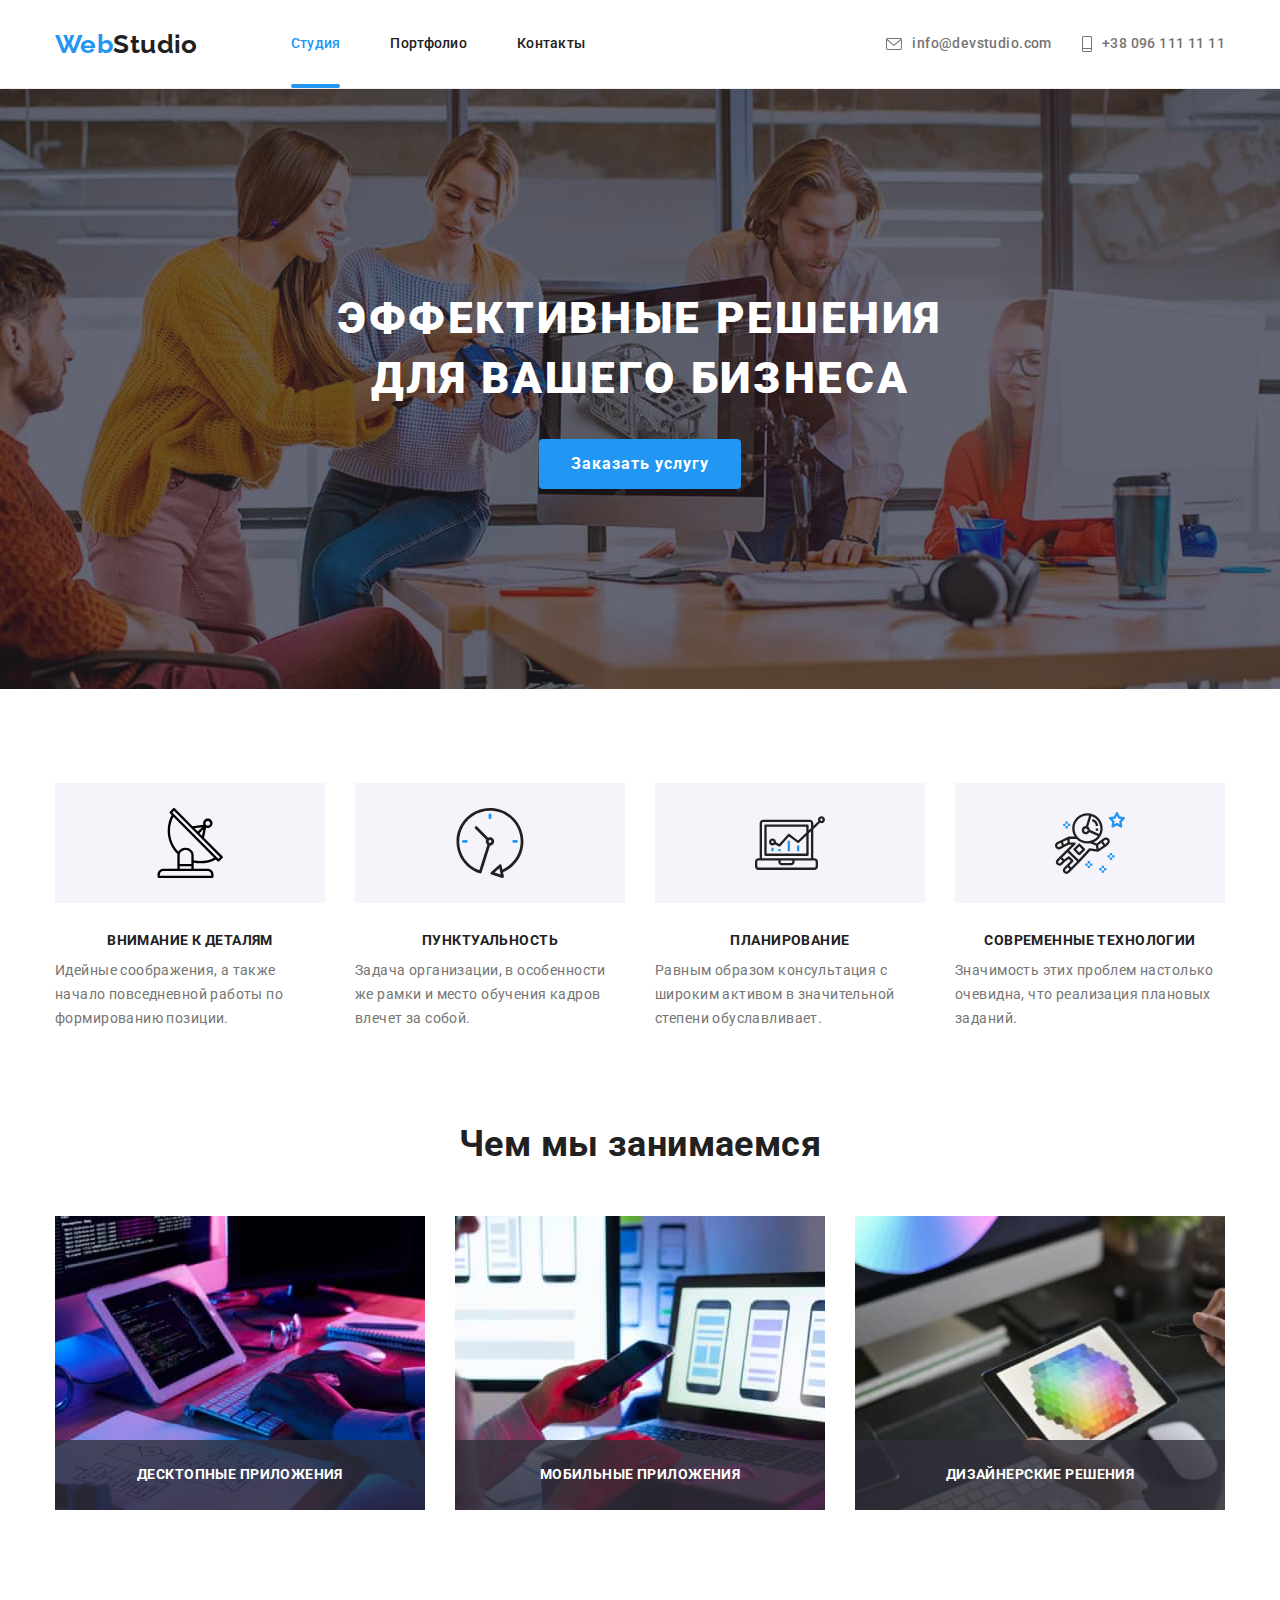
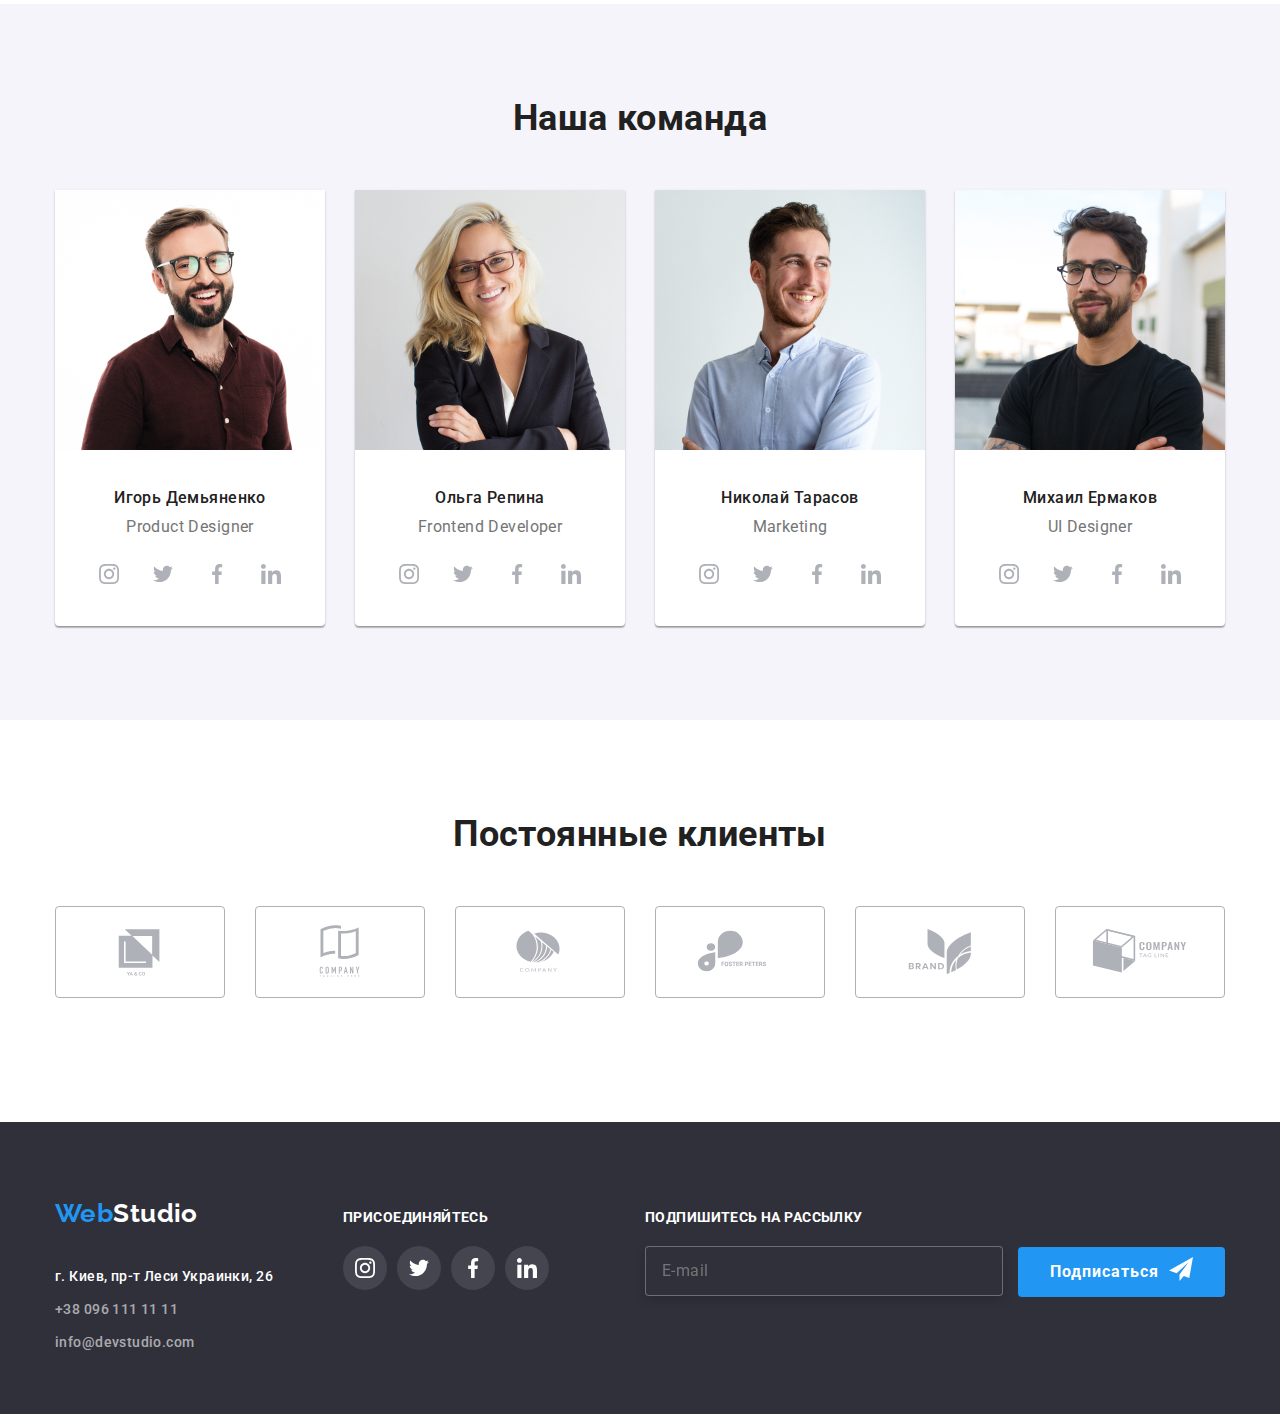
<file: index.html>
<!DOCTYPE html>
<html lang="ru">

<head>
  <meta charset="UTF-8" />
  <meta http-equiv="X-UA-Compatible" content="IE=edge" />
  <meta name="viewport" content="width=device-width, initial-scale=1.0" />
  <title>Web Studio</title>
  <link rel="preconnect" href="https://fonts.googleapis.com" />
  <link rel="preconnect" href="https://fonts.gstatic.com" crossorigin />
  <link href="https://fonts.googleapis.com/css2?family=Raleway:wght@700&family=Roboto:wght@400;500;700;900&display=swap"
    rel="stylesheet" />
  <link rel="stylesheet"
    href="https://cdnjs.cloudflare.com/ajax/libs/modern-normalize/1.1.0/modern-normalize.min.css" />
  <!-- <link rel="stylesheet" href="./css/styles.css" /> -->
  <link rel="stylesheet" href="./css/main.min.css">
</head>

<body>
  <!-- Navigation -->
  <header>
    <div class="header">
    <div class="container main-nav">
      <a href="./index.html" class="logo"> <span class="logo__textweb">Web</span>Studio</a>
      <nav class="header-nav header__desktop-menu">
        <ul class="header-nav__list list">
          <li class="header-nav__item header-nav__item--current"><a href="./index.html" class="header-nav__link header-nav__link--current">Студия</a></li>
          <li class="header-nav__item"><a href="./portfolio.html" class="header-nav__link">Портфолио</a></li>
          <li class="header-nav__item"><a href="#" class="header-nav__link">Контакты</a></li>
        </ul>
      </nav>
      <div class="header-nav__contacts header__desktop-menu">
      <ul class="header-nav__contacts list ">
        <li class="contact header-nav__contact header-nav__contact--retreat">
          <a href="mailto:info@devstudio.com" class="contact__link"><svg class="contact__icon" width="16px"
              height="12px">
              <use href="./images/sprite.svg#icon-envelope"></use>
            </svg>info@devstudio.com</a>
        </li>
        <li class="contact header-nav__contact header-nav__contact--retreat">
          <a href="tel:+380961111111" class="contact__link"><svg class="contact__icon" width="10px" height="16px">
              <use href="./images/sprite.svg#icon-telephone"></use>
            </svg>+38 096 111 11 11</a>
        </li>
      </ul>
      </div>
      </div>
      <button type="button" class="header__open-menu mobile-menu__button" data-mobile-menu-open >
        <svg class="mobile-menu-button" width="40" height="40">
          <use class="mobile-menu-icon" href="./images/sprite.svg#icon-menu"></use>
        </svg>
      </button>
      <div class="header__mobile-menu is-hidden" data-mobile-menu>
        <button type="button" class="mobile-menu__button mobile-menu__button--close" data-mobile-menu-close>
          <svg class="mobile-menu-button" width="40" height="40">
            <use class="mobile-menu-icon" href="./images/sprite.svg#icon-close-menu"></use>
          </svg>
        </button>
        <div class="mobile-nav">
          <ul class="mobile-nav__list list">
          <li class="mobile-nav__item"> <a class="mobile-nav__link header-nav__link header-nav__link--current" href="./index.html">Студия</a></li>
          <li class="mobile-nav__item"> <a class="mobile-nav__link header-nav__link" href="./portfolio.html">Портфолио</a></li>
          <li class="mobile-nav__item"> <a class="mobile-nav__link header-nav__link" href="#">Контакты</a></li>
        </ul>
      </div>
        <div class="mobile-contacts">
          <ul class="mobile-contacts__list list">
            <li class="mobile-contacts__item"> <a href="tel:+380961111111" class="mobile-contacts__link mobile-contacts__link contact__link">+38 096 111
                11 11</a></li>
          <li class="mobile-contacts__item"> <a href="mailto:info@devstudio.com" class="mobile-contacts__link--size contact__link">info@devstudio.com</a></li>
        </ul>
      </div>
        <div class="mobile-socials">
          <ul class="mobile-socials__list list">
          <li class="mobile-socials__item"> <a class="mobile-socials__link" href="">Instagram</a></li>
          <li class="mobile-socials__item"> <a class="mobile-socials__link" href="">Facebook</a></li>
          <li class="mobile-socials__item"> <a class="mobile-socials__link" href="">Twitter</a></li>
          <li class="mobile-socials__item"> <a class="mobile-socials__link" href="">LinkedIn</a></li>
        </ul>
      </div>
      </div>
    </div>
  </header>
  <main>
    <!-- Hero  -->
    <section class="hero ">
      <h1 class="hero__title">Эффективные решения для вашего бизнеса</h1>
      <button type="button" class="btn hero__btn" data-modal-open>Заказать услугу</button>
    </section>

    <!--Features -->
    <section class="features section">
      <div class="container">
        <h2 class="features__title features__title--visually-hidden">Особенности</h2>
        <ul class="features__list list">
          <li class="features__item">
            <div class="features__pic">
              <svg width="70px" height="70px">
                <use href="./images/sprite.svg#icon-details"></use>
              </svg>
            </div>
            <h3 class="features__title">Внимание к деталям</h3>
            <p>
              Идейные соображения, а также начало повседневной работы по формированию позиции.
            </p>
          </li>
          <li class="features__item">
            <div class="features__pic">
              <svg width="70px" height="70px">
                <use href="./images/sprite.svg#icon-clock"></use>
              </svg>
            </div>
            <h3 class="features__title">Пунктуальность</h3>
            <p>
              Задача организации, в особенности же рамки и место обучения кадров влечет за собой.
            </p>
          </li>
          <li class="features__item">
            <div class="features__pic">
              <svg width="70px" height="70px">
                <use href="./images/sprite.svg#icon-plan"></use>
              </svg>
            </div>
            <h3 class="features__title">Планирование</h3>
            <p>
              Равным образом консультация с широким активом в значительной степени обуславливает.
            </p>
          </li>
          <li class="features__item">
            <div class="features__pic">
              <svg width="70px" height="70px">
                <use href="./images/sprite.svg#icon-tehno"></use>
              </svg>
            </div>
            <h3 class="features__title">Современные технологии</h3>
            <p>Значимость этих проблем настолько очевидна, что реализация плановых заданий.</p>
          </li>
        </ul>
      </div>
    </section>

    <!-- What we Do -->
    <section class="works section">
      <div class="container">
        <h2 class="works__title">Чем мы занимаемся</h2>
        <ul class="works__list list">
          <li class="draft works__draft">
            <div class="draft__img">
              <img srcset="./images/img@2x.jpg 2x" src="./images/img.jpg" alt="розробка сайтів" width="370" />
              <p class="draft__desc">Десктопные приложения</p>
            </div>
          </li>
          <li class="draft works__draft">
            <div class="draft__img">
              <img srcset="./images/img2@2x.jpg 2x" src="./images/img2.jpg" alt="розробка мобільних додатків" width="370" />
              <p class="draft__desc">Мобильные приложения</p>
            </div>
          </li>
          <li class="draft works__draft">
            <div class="draft__img">
              <img srcset="./images/img3@2x.jpg 2x" src="./images/img3.jpg" alt="дизайн лого" width="370" />
              <p class="draft__desc">Дизайнерские решения</p>
            </div>
          </li>
        </ul>
      </div>
    </section>

    <!-- Team -->
    <section class="section team">
      <div class="container">
        <h2 class="team__title">Наша команда</h2>
        <ul class="team__list list">
          <li class="card team__card">
            <img srcset="./images/igor@2x.jpg 2x" src="./images/igor.jpg " alt="Игорь Демьяненко" width="270" />
            <div class="info card__info">
              <h3 class="info__name">Игорь Демьяненко</h3>
              <p class="info__job">Product Designer</p>
              <ul class="info__list list">
                <li class="socials-links info__socials-links">
                  <a class="social-links__link" href="#">
                    <svg class="social-links__icon">
                      <use href="./images/sprite.svg#icon-instagram"></use>
                    </svg></a>
                </li>
                <li class="socials-links info__socials-links">
                  <a class="social-links__link" href="#">
                    <svg class="social-links__icon">
                      <use href="./images/sprite.svg#icon-twitter"></use>
                    </svg>
                  </a>
                </li>
                <li class="socials-links info__socials-links">
                  <a class="social-links__link" href="#">
                    <svg class="social-links__icon">
                      <use href="./images/sprite.svg#icon-facebook"></use>
                    </svg>
                  </a>
                </li>
                <li class="socials-links info__socials-links">
                  <a class="social-links__link" href="#">
                    <svg class="social-links__icon">
                      <use href="./images/sprite.svg#icon-linkedin"></use>
                    </svg>
                  </a>
                </li>
              </ul>
            </div>
          </li>
          <li class="card team__card">
          <img srcset="./images/olga@2x.jpg 2x" src="./images/olga.jpg" alt="Ольга Репина" width="270" />
          <div class="info card__info">
            <h3 class="info__name">Ольга Репина</h3>
            <p class="info__job">Frontend Developer</p>
            <ul class="info__list list">
              <li class="socials-links info__socials-links">
                <a class="social-links__link" href="#">
                  <svg class="social-links__icon">
                    <use href="./images/sprite.svg#icon-instagram"></use>
                  </svg></a>
              </li>
              <li class="socials-links info__socials-links">
                <a class="social-links__link" href="#">
                  <svg class="social-links__icon">
                    <use href="./images/sprite.svg#icon-twitter"></use>
                  </svg>
                </a>
              </li>
              <li class="socials-links info__socials-links">
                <a class="social-links__link" href="#">
                  <svg class="social-links__icon">
                    <use href="./images/sprite.svg#icon-facebook"></use>
                  </svg>
                </a>
              </li>
              <li class="socials-links info__socials-links">
                <a class="social-links__link" href="#">
                  <svg class="social-links__icon">
                    <use href="./images/sprite.svg#icon-linkedin"></use>
                  </svg>
                </a>
              </li>
            </ul>
          </div>
          </li>
          <li class="card team__card">
              <img srcset="./images/niko@2x.jpg 2x" src="./images/niko.jpg" alt="Николай Тарасов" width="270"/>
          <div class="info card__info">
            <h3 class="info__name">Николай Тарасов</h3>
            <p class="info__job">Marketing</p>
            <ul class="info__list list">
              <li class="socials-links info__socials-links">
                <a class="social-links__link" href="#">
                  <svg class="social-links__icon">
                    <use href="./images/sprite.svg#icon-instagram"></use>
                  </svg></a>
              </li>
              <li class="socials-links info__socials-links">
                <a class="social-links__link" href="#">
                  <svg class="social-links__icon">
                    <use href="./images/sprite.svg#icon-twitter"></use>
                  </svg>
                </a>
              </li>
              <li class="socials-links info__socials-links">
                <a class="social-links__link" href="#">
                  <svg class="social-links__icon">
                    <use href="./images/sprite.svg#icon-facebook"></use>
                  </svg>
                </a>
              </li>
              <li class="socials-links info__socials-links">
                <a class="social-links__link" href="#">
                  <svg class="social-links__icon">
                    <use href="./images/sprite.svg#icon-linkedin"></use>
                  </svg>
                </a>
              </li>
            </ul>
          </div>
          </li>
          <li class="card team__card">
            <img srcset="./images/miho@2x.jpg 2x" src="./images/miho.jpg" alt="Михаил Ермаков" width="270"/>
            <div class="info card__info">
              <h3 class="info__name">Михаил Ермаков</h3>
              <p class="info__job">UI Designer</p>
              <ul class="info__list list">
                <li class="socials-links info__socials-links">
                  <a class="social-links__link" href="#">
                    <svg class="social-links__icon">
                      <use href="./images/sprite.svg#icon-instagram"></use>
                    </svg></a>
                </li>
                <li class="socials-links info__socials-links">
                  <a class="social-links__link" href="#">
                    <svg class="social-links__icon">
                      <use href="./images/sprite.svg#icon-twitter"></use>
                    </svg>
                  </a>
                </li>
                <li class="socials-links info__socials-links">
                  <a class="social-links__link" href="#">
                    <svg class="social-links__icon">
                      <use href="./images/sprite.svg#icon-facebook"></use>
                    </svg>
                  </a>
                </li>
                <li class="socials-links info__socials-links">
                  <a class="social-links__link" href="#">
                    <svg class="social-links__icon">
                      <use href="./images/sprite.svg#icon-linkedin"></use>
                    </svg>
                  </a>
                </li>
              </ul>
            </div>
          </li>
        </ul>
      </div>
    </section>

    <!-- Our clients -->
    <section class="section client">
      <div class="container">
        <h2 class="client__title">Постоянные клиенты</h2>
        <ul class="client__list list">
          <li class="company client__company">
            <a href="#" class="company__link"><svg class="company__logo" width="106px" height="60px">
                <use href="./images/sprite.svg#icon-yago"></use>
              </svg></a>
          </li>
          <li class="company client__company">
            <a href="#" class="company__link"><svg class="company__logo" width="106px" height="60px">
                <use href="./images/sprite.svg#icon-company"></use>
              </svg></a>
          </li>
          <li class="company client__company">
            <a href="#" class="company__link"><svg class="company__logo" width="106px" height="60px">
                <use href="./images/sprite.svg#icon-comp"></use>
              </svg></a>
          </li>
          <li class="company client__company">
            <a href="#" class="company__link"><svg class="company__logo" width="106px" height="60px">
                <use href="./images/sprite.svg#icon-fosterpeters"></use>
              </svg></a>
          </li>
          <li class="company client__company">
            <a href="#" class="company__link"><svg class="company__logo" width="106px" height="60px">
                <use href="./images/sprite.svg#icon-brand"></use>
              </svg></a>
          </li>
          <li class="company client__company">
            <a href="#" class="company__link"><svg class="company__logo" width="106px" height="60px">
                <use href="./images/sprite.svg#icon-tegline"></use>
              </svg></a>
          </li>
        </ul>
      </div>
    </section>
  </main>
  <!-- футер -->
  <footer class="foot">
    <div class="container footer">
      <div class="tablet-container">
      <div class="foot__address">
        <a href="./index.html" class="logo foot__logo"><span class="logo__textweb">Web</span>Studio</a>
        <address>
          <ul class="foot__list list">
            <li class="contact foot__contact ">
              <a href="https://goo.gl/maps/2j7XMANTH2oE4sQw6" target="_blank" rel="noopener noreferrer"
                class="contact__link contact__link--opt contact__link--no-hover">г. Киев, пр-т Леси Украинки, 26</a>
            </li>
            <li class="contact foot__contact">
              <a href="tel:+380961111111" class="contact__link contact__link--opt">+38 096 111 11 11</a>
            </li>
            <li class="contact foot__contact">
              <a href="mailto:info@devstudio.com" class="contact__link contact__link--opt">info@devstudio.com</a>
            </li>
          </ul>
        </address>
      </div>
      <div class="social-container">
        <h3 class="foot__title">присоединяйтесь</h3>
        <ul class="socials foot__socials list">
          <li class="social_links foot__social-links">
            <a href="" class="social-links__link social-links__link--inthefooter link">
              <svg class="social-links__icon social-links__icon--backgorund" width="20px" height="20px">
                <use href="./images/sprite.svg#icon-instagram"></use>
              </svg>
            </a>
          </li>
          <li class="social_links foot__social-links">
            <a href="" class="social-links__link social-links__link--inthefooter link">
              <svg class="social-links__icon social-links__icon--backgorund" width="20px" height="20px">
                <use href="./images/sprite.svg#icon-twitter"></use>
              </svg>
            </a>
          </li>
          <li class="social_links foot__social-links">
            <a href="" class="social-links__link social-links__link--inthefooter link">
              <svg class="social-links__icon social-links__icon--backgorund" width="20px" height="20px">
                <use href="./images/sprite.svg#icon-facebook"></use>
              </svg>
            </a>
          </li>
          <li class="social_links foot__social-links">
            <a href="" class="social-links__link social-links__link--inthefooter link">
              <svg class="social-links__icon social-links__icon--backgorund" width="20px" height="20px">
                <use href="./images/sprite.svg#icon-linkedin"></use>
              </svg>
            </a>
          </li>
        </ul>
      </div>
      </div>
      <div class="sub foot__sub">
        <p class="foot__title">Подпишитесь на рассылку</p>
        <form class="sub__container">
          
            <input type="email" name="subscribe" id="subscribe" placeholder="E-mail" class="sub__input">
            <button class="btn sub__btn" type="submit">Подписаться <svg class="btn__icon">
                <use href="./images/sprite.svg#icon-icon-send1"></use>
              </svg>
            </button>
          
        </form>
      </div>
    </div>
  </footer>


  <!-- Модалка -->
  <!-- backdrop -->
  <div class="backdrop is-hidden" data-modal>
    <div class="modal backdrop__modal">
        <!-- FORM -->
      <form class="form modal__form">
        <b class="form__title">Оставьте свои данные, мы вам перезвоним</b>
        <div class="field form__field">
          <label class="field__label" for="user-name">Имя</label>
          <input class="field__input" type="text" name="user-name" id="user-name">
          <svg class="field__icon" width="12px" height="12px">
            <use href="./images/sprite.svg#icon-name"></use>
          </svg>
        </div>
        <div class="field form__field">
          <label class="field__label" for="telephone">Телефон</label>
          <input class="field__input" type="tel" name="telephone" id="telephone">
          <svg class="field__icon" width="13px" height="13px">
            <use href="./images/sprite.svg#icon-tel"></use>
          </svg>
        </div>
        <div class="field form__field">
          <label class="field__label" for="mail">Почта</label>
          <input class="field__input" type="email" name="mail" id="mail">
        <svg class="field__icon" width="15px" height="12px">
          <use href="./images/sprite.svg#icon-mail"></use>
        </svg>
        </div>
        <div class="field form__field">
          <label class="field__label" for="comment">Коментарий</label>
          <textarea class="field__input field__input--comment" name="comment" id="comment" rows="10" placeholder="Your comment"></textarea>
        </div>

        <div class="field form__field field--last">
          <label class="policy field__policy" for="policy"> 
            <input class="policy__checkbox" type="checkbox" name="policy" id="policy"><span class="policy__icon"></span><span class="policy__text">
             Соглашаюсь с рассылкой и принимаю <a class="policy__link" href="#">Условия
              договора</a></span></label>
        </div>

        <button class="btn" type="submit"> Оставить заявку</button>
        <button class="close backdrop__close" data-modal-close>
          <svg class="close__icon" width="30px" height="30px">
            <use href="./images/sprite.svg#icon-closebackdrop">
            </use>
          </svg>
        </button>
    
    </form>
      </div>
  </div>

  <script src="./js/modal.js"></script>
  <script src="./js/mobile-menu.js"></script>

</body>

</html>
</file>
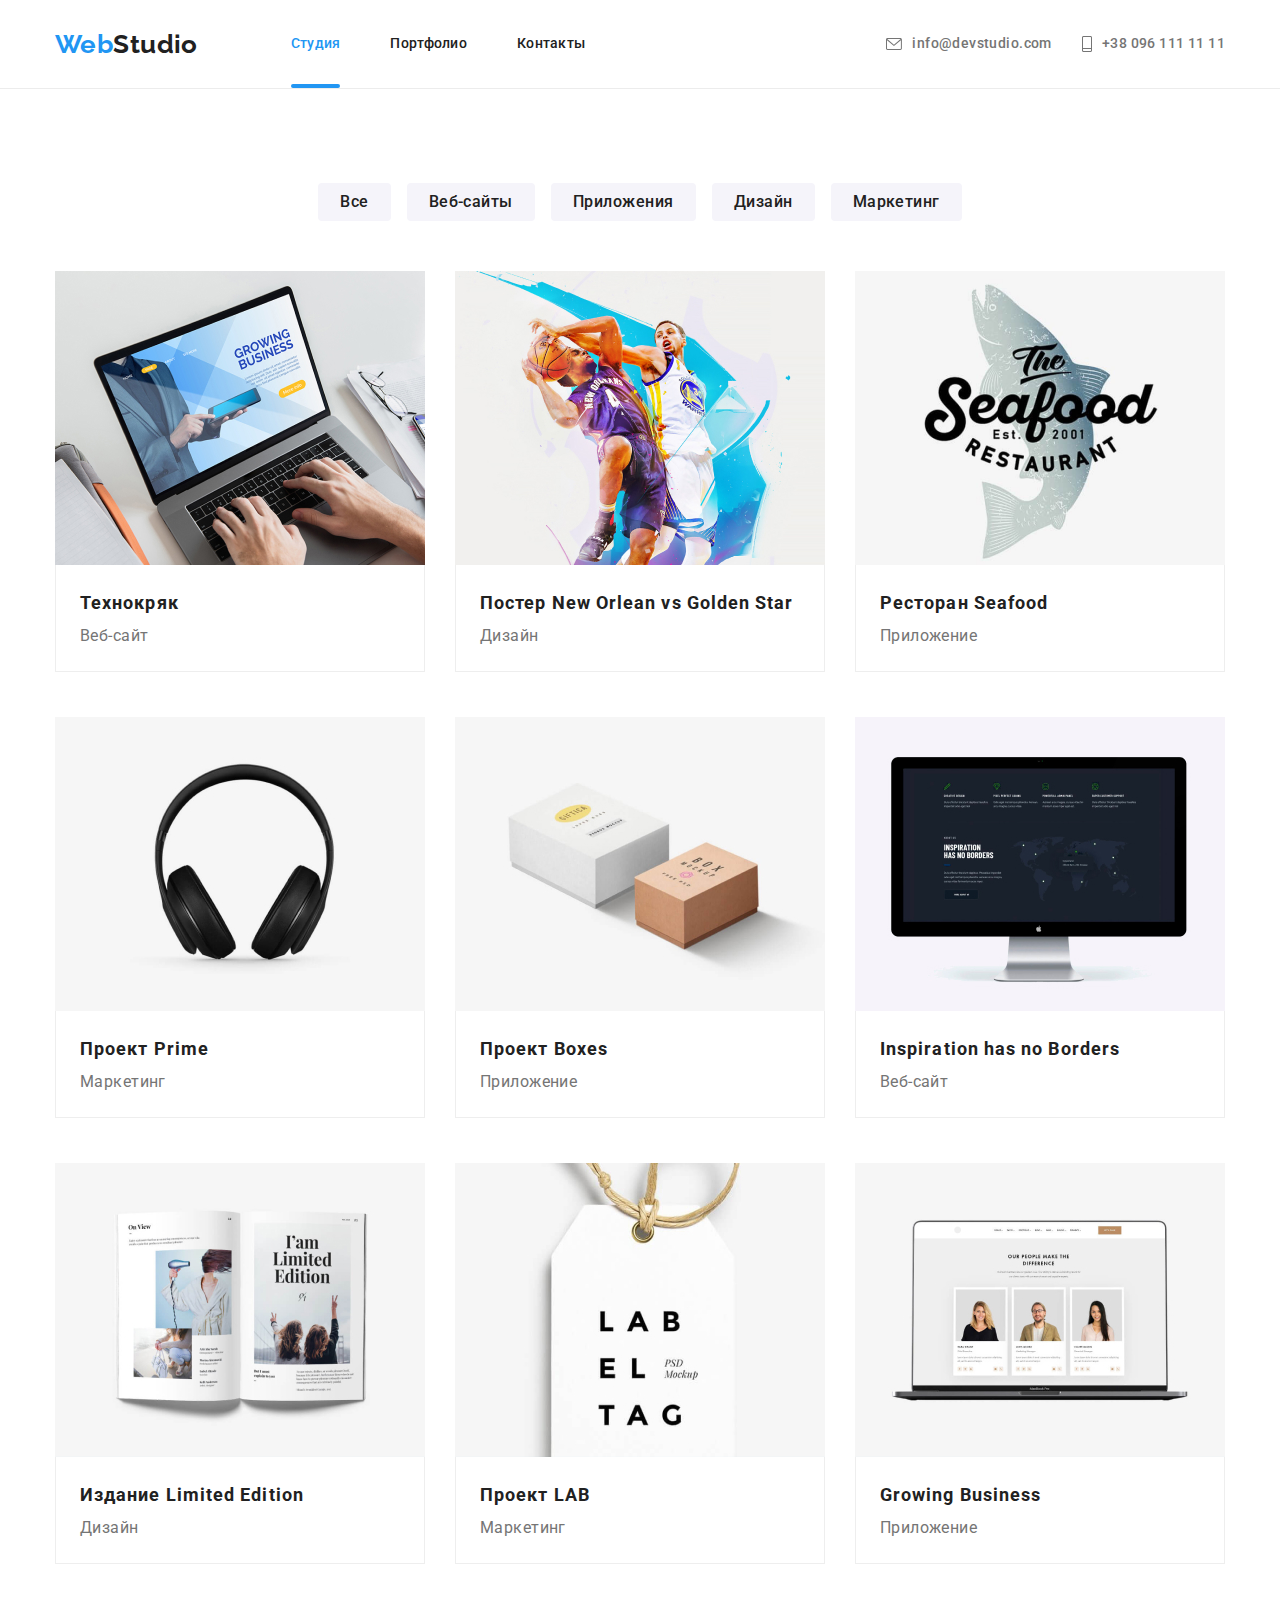
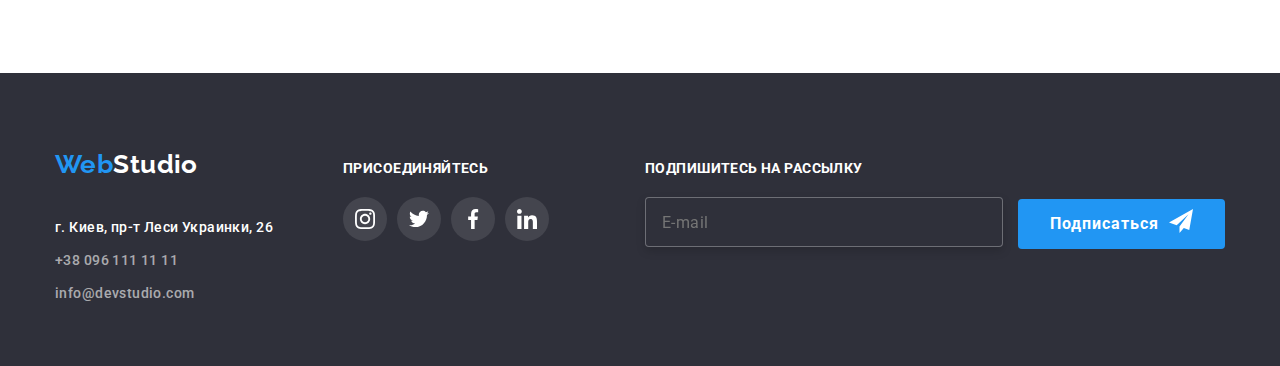
<file: portfolio.html>
<!DOCTYPE html>
<html lang="ru">

<head>
  <meta charset="UTF-8" />
  <meta http-equiv="X-UA-Compatible" content="IE=edge" />
  <meta name="viewport" content="width=device-width, initial-scale=1.0" />
  <title>Portfolio</title>
  <link rel="preconnect" href="https://fonts.googleapis.com" />
  <link rel="preconnect" href="https://fonts.gstatic.com" crossorigin />
  <link href="https://fonts.googleapis.com/css2?family=Raleway:wght@700&family=Roboto:wght@400;500;700;900&display=swap"
    rel="stylesheet" />
  <link rel="stylesheet"
    href="https://cdnjs.cloudflare.com/ajax/libs/modern-normalize/1.1.0/modern-normalize.min.css" />
  <link rel="stylesheet" href="./css/main.min.css" />
</head>

<body>
  <!-- Navigation -->
  <header>
    <div class="header">
      <div class="container main-nav">
        <a href="./index.html" class="logo"> <span class="logo__textweb">Web</span>Studio</a>
        <nav class="header-nav header__desktop-menu">
          <ul class="header-nav__list list">
            <li class="header-nav__item header-nav__item--current"><a href="./index.html"
                class="header-nav__link header-nav__link--current">Студия</a></li>
            <li class="header-nav__item"><a href="./portfolio.html" class="header-nav__link">Портфолио</a></li>
            <li class="header-nav__item"><a href="#" class="header-nav__link">Контакты</a></li>
          </ul>
        </nav>
        <div class="header-nav__contacts header__desktop-menu">
          <ul class="header-nav__contacts list ">
            <li class="contact header-nav__contact header-nav__contact--retreat">
              <a href="mailto:info@devstudio.com" class="contact__link"><svg class="contact__icon" width="16px"
                  height="12px">
                  <use href="./images/sprite.svg#icon-envelope"></use>
                </svg>info@devstudio.com</a>
            </li>
            <li class="contact header-nav__contact header-nav__contact--retreat">
              <a href="tel:+380961111111" class="contact__link"><svg class="contact__icon" width="10px" height="16px">
                  <use href="./images/sprite.svg#icon-telephone"></use>
                </svg>+38 096 111 11 11</a>
            </li>
          </ul>
        </div>
      </div>
      <button type="button" class="header__open-menu mobile-menu__button" data-mobile-menu-open>
        <svg class="mobile-menu-button" width="40" height="40">
          <use class="mobile-menu-icon" href="./images/sprite.svg#icon-menu"></use>
        </svg>
      </button>
      <div class="header__mobile-menu is-hidden" data-mobile-menu>
        <button type="button" class="mobile-menu__button mobile-menu__button--close" data-mobile-menu-close>
          <svg class="mobile-menu-button" width="40" height="40">
            <use class="mobile-menu-icon" href="./images/sprite.svg#icon-close-menu"></use>
          </svg>
        </button>
        <div class="mobile-nav">
          <ul class="mobile-nav__list list">
            <li class="mobile-nav__item"> <a class="mobile-nav__link header-nav__link header-nav__link--current"
                href="./index.html">Студия</a></li>
            <li class="mobile-nav__item"> <a class="mobile-nav__link header-nav__link"
                href="./portfolio.html">Портфолио</a></li>
            <li class="mobile-nav__item"> <a class="mobile-nav__link header-nav__link" href="#">Контакты</a></li>
          </ul>
        </div>
        <div class="mobile-contacts">
          <ul class="mobile-contacts__list list">
            <li class="mobile-contacts__item"> <a href="tel:+380961111111"
                class="mobile-contacts__link mobile-contacts__link contact__link">+38 096 111
                11 11</a></li>
            <li class="mobile-contacts__item"> <a href="mailto:info@devstudio.com"
                class="mobile-contacts__link--size contact__link">info@devstudio.com</a></li>
          </ul>
        </div>
        <div class="mobile-socials">
          <ul class="mobile-socials__list list">
            <li class="mobile-socials__item"> <a class="mobile-socials__link" href="">Instagram</a></li>
            <li class="mobile-socials__item"> <a class="mobile-socials__link" href="">Facebook</a></li>
            <li class="mobile-socials__item"> <a class="mobile-socials__link" href="">Twitter</a></li>
            <li class="mobile-socials__item"> <a class="mobile-socials__link" href="">LinkedIn</a></li>
          </ul>
        </div>
      </div>
    </div>
  </header>
  <main>
    <section class="section">
      <div class="portfolio container">
        <h1 class="portfolio__title portfolio__title--visually-hidden">Наши проекты</h1>
        <ul class="filter portfolio__filter list">
          <li class="category filter__category"><button type="button" class="btn category__btn">Все</button></li>
          <li class="category filter__category"><button type="button" class="btn category__btn">Веб-сайты</button></li>
          <li class="category filter__category"><button type="button" class="btn category__btn">Приложения</button></li>
          <li class="category filter__category"><button type="button" class="btn category__btn">Дизайн</button></li>
          <li class="category filter__category"><button type="button" class="btn category__btn">Маркетинг</button></li>
        </ul>

        <ul class="projects portfolio__projects list">
          <li class="projects__item">
            <div class="card projects__card">
            <a href="#" class="card__link">
              <div class="card__thumb">
              <img srcset="./images/notebook@2x.jpg 2x" src="./images/notebook.jpg" alt="website of technokryak" width="370" class="card__img" />
              <div class="card__overlay">
              <p class="card__desc">Ресурс предлагает комплексные предложения с разным уровнем функционала 
              и сервисов. Все это позволит посетителю получить
              исчерпывающие сведения о компании или частном лице.</p>
              </div>
              </div>
            <div class="perfomance card__perfomance">
              <h2 class="perfomance__title">Технокряк</h2>
              <p class="perfomance_desc">Веб-сайт</p>
            </div>
          </a>
          </div> 
          </li>
          <li class="projects__item">
            <div class="card projects__card">
              <a href="#" class="card__link">
                <div class="card__thumb">
                  <img srcset="./images/basketball@2x.jpg 2x" src="./images/basketball.jpg" alt="website of technokryak" width="370" class="card__img" />
                  <div class="card__overlay">
                    <p class="card__desc">Ресурс предлагает комплексные предложения с разным уровнем функционала
                      и сервисов. Все это позволит посетителю получить
                      исчерпывающие сведения о компании или частном лице.</p>
                  </div>
                </div>
                <div class="perfomance card__perfomance">
                  <h2 class="perfomance__title">Постер New Orlean vs Golden Star</h2>
                  <p class="perfomance_desc">Дизайн</p>
                </div>
              </a>
            </div>
          </li>
          <li class="projects__item">
            <div class="card projects__card">
              <a href="#" class="card__link">
                <div class="card__thumb">
                  <img srcset="./images/fish@2x.jpg 2x" src="./images/fish.jpg" alt="website of technokryak" width="370" class="card__img" />
                  <div class="card__overlay">
                    <p class="card__desc">Ресурс предлагает комплексные предложения с разным уровнем функционала
                      и сервисов. Все это позволит посетителю получить
                      исчерпывающие сведения о компании или частном лице.</p>
                  </div>
                </div>
                <div class="perfomance card__perfomance">
                  <h2 class="perfomance__title">Ресторан Seafood</h2>
                  <p class="perfomance_desc">Приложение</p>
                </div>
              </a>
            </div>
          </li>
          <li class="projects__item">
            <div class="card projects__card">
              <a href="#" class="card__link">
                <div class="card__thumb">
                  <img srcset="./images/headphones@2x.jpg 2x" src="./images/headphones.jpg" alt="website of technokryak" width="370" class="card__img" />
                  <div class="card__overlay">
                    <p class="card__desc">Ресурс предлагает комплексные предложения с разным уровнем функционала
                      и сервисов. Все это позволит посетителю получить
                      исчерпывающие сведения о компании или частном лице.</p>
                  </div>
                </div>
                <div class="perfomance card__perfomance">
                  <h2 class="perfomance__title">Проект Prime</h2>
                  <p class="perfomance_desc">Маркетинг</p>
                </div>
              </a>
            </div>
          </li>
          <li class="projects__item">
            <div class="card projects__card">
              <a href="#" class="card__link">
                <div class="card__thumb">
                  <img srcset="./images/bricks@2x.jpg 2x" src="./images/bricks.jpg" alt="website of technokryak" width="370" class="card__img" />
                  <div class="card__overlay">
                    <p class="card__desc">Ресурс предлагает комплексные предложения с разным уровнем функционала
                      и сервисов. Все это позволит посетителю получить
                      исчерпывающие сведения о компании или частном лице.</p>
                  </div>
                </div>
                <div class="perfomance card__perfomance">
                  <h2 class="perfomance__title">Проект Boxes</h2>
                  <p class="perfomance_desc">Приложение</p>
                </div>
              </a>
            </div>
          </li>
          <li class="projects__item">
            <div class="card projects__card">
              <a href="#" class="card__link">
                <div class="card__thumb">
                  <img srcset="./images/imac@2x.jpg 2x" src="./images/imac.jpg" alt="website of technokryak" width="370" class="card__img" />
                  <div class="card__overlay">
                    <p class="card__desc">Ресурс предлагает комплексные предложения с разным уровнем функционала
                      и сервисов. Все это позволит посетителю получить
                      исчерпывающие сведения о компании или частном лице.</p>
                  </div>
                </div>
                <div class="perfomance card__perfomance">
                  <h2 class="perfomance__title">Inspiration has no Borders</h2>
                  <p class="perfomance_desc">Веб-сайт</p>
                </div>
              </a>
            </div>
          </li>
          <li class="projects__item">
            <div class="card projects__card">
              <a href="#" class="card__link">
                <div class="card__thumb">
                  <img srcset="./images/booik@2x.jpg 2x" src="./images/booik.jpg " alt="website of technokryak" width="370" class="card__img" />
                  <div class="card__overlay">
                    <p class="card__desc">Ресурс предлагает комплексные предложения с разным уровнем функционала
                      и сервисов. Все это позволит посетителю получить
                      исчерпывающие сведения о компании или частном лице.</p>
                  </div>
                </div>
                <div class="perfomance card__perfomance">
                  <h2 class="perfomance__title">Издание Limited Edition</h2>
                  <p class="perfomance_desc">Дизайн</p>
                </div>
              </a>
            </div>
          </li>
          <li class="projects__item">
            <div class="card projects__card">
              <a href="#" class="card__link">
                <div class="card__thumb">
                  <img srcset="./images/labtag@2x.jpg 2x" src="./images/labtag.jpg " alt="website of technokryak" width="370" class="card__img" />
                  <div class="card__overlay">
                    <p class="card__desc">Ресурс предлагает комплексные предложения с разным уровнем функционала
                      и сервисов. Все это позволит посетителю получить
                      исчерпывающие сведения о компании или частном лице.</p>
                  </div>
                </div>
                <div class="perfomance card__perfomance">
                  <h2 class="perfomance__title">Проект LAB</h2>
                  <p class="perfomance_desc">Маркетинг</p>
                </div>
              </a>
            </div>
          </li>
          <li class="projects__item">
            <div class="card projects__card">
              <a href="#" class="card__link">
                <div class="card__thumb">
                  <img srcset="./images/notebook2@2x.jpg 2x" src="./images/notebook2.jpg " alt="website of technokryak" width="370" class="card__img" />
                  <div class="card__overlay">
                    <p class="card__desc">Ресурс предлагает комплексные предложения с разным уровнем функционала
                      и сервисов. Все это позволит посетителю получить
                      исчерпывающие сведения о компании или частном лице.</p>
                  </div>
                </div>
                <div class="perfomance card__perfomance">
                  <h2 class="perfomance__title">Growing Business</h2>
                  <p class="perfomance_desc">Приложение</p>
                </div>
              </a>
            </div>
          </li>
        </ul>
      </div>
    </section>
  </main>
  <!-- футер -->
  <footer class="foot">
    <div class="container footer">
      <div class="foot__address">
        <a href="./index.html" class="logo foot__logo"><span class="logo__textweb">Web</span>Studio</a>
        <address>
          <ul class="foot__list list">
            <li class="contact foot__contact ">
              <a href="https://goo.gl/maps/2j7XMANTH2oE4sQw6" target="_blank" rel="noopener noreferrer"
                class="contact__link contact__link--opt contact__link--no-hover">г. Киев, пр-т Леси Украинки, 26</a>
            </li>
            <li class="contact foot__contact">
              <a href="tel:+380961111111" class="contact__link contact__link--opt">+38 096 111 11 11</a>
            </li>
            <li class="contact foot__contact">
              <a href="mailto:info@devstudio.com" class="contact__link contact__link--opt">info@devstudio.com</a>
            </li>
          </ul>
        </address>
      </div>
      <div>
        <h3 class="foot__title">присоединяйтесь</h3>
        <ul class="socials foot__socials list">
          <li class="social_links foot__social-links">
            <a href="" class="social-links__link social-links__link--inthefooter link">
              <svg class="social-links__icon social-links__icon--backgorund" width="20px" height="20px">
                <use href="./images/sprite.svg#icon-instagram"></use>
              </svg>
            </a>
          </li>
          <li class="social_links foot__social-links">
            <a href="" class="social-links__link social-links__link--inthefooter link">
              <svg class="social-links__icon social-links__icon--backgorund" width="20px" height="20px">
                <use href="./images/sprite.svg#icon-twitter"></use>
              </svg>
            </a>
          </li>
          <li class="social_links foot__social-links">
            <a href="" class="social-links__link social-links__link--inthefooter link">
              <svg class="social-links__icon social-links__icon--backgorund" width="20px" height="20px">
                <use href="./images/sprite.svg#icon-facebook"></use>
              </svg>
            </a>
          </li>
          <li class="social_links foot__social-links">
            <a href="" class="social-links__link social-links__link--inthefooter link">
              <svg class="social-links__icon social-links__icon--backgorund" width="20px" height="20px">
                <use href="./images/sprite.svg#icon-linkedin"></use>
              </svg>
            </a>
          </li>
        </ul>
      </div>
      <div class="sub foot__sub">
        <p class="foot__title">Подпишитесь на рассылку</p>
        <form>
          <div class="sub__container">
            <input type="email" name="subscribe" id="subscribe" placeholder="E-mail" class="sub__input">
            <button class="btn sub__btn" type="submit">Подписаться <svg class="btn__icon">
                <use href="./images/sprite.svg#icon-icon-send1"></use>
              </svg>
            </button>
          </div>
        </form>
      </div>
    </div>
  </footer>

 <script src="./js/mobile-menu.js"></script>

</body>

</html>
</file>
<file: css/main.min.css>
h1,h2,h3,h4,p,ul{padding:0;margin:0}address{font-style:normal}body{background-color:#fff;color:#212121;font-family:Roboto, sans-serif;font-size:14px;line-height:1.71;letter-spacing:0.03em}.container{margin:0 auto;padding-left:15px;padding-right:15px}@media screen and (min-width: 480px){.container{width:480px}}@media screen and (min-width: 768px){.container{width:768px}}@media screen and (min-width: 1200px){.container{width:1200px}}.list{list-style:none}.section{padding:60px 0}@media screen and (min-width: 1200px){.section{padding:94px 0}}.features__title,.info__name{margin-bottom:10px}.header{border-bottom:1px solid #ececec;display:-webkit-box;display:-ms-flexbox;display:flex}.main-nav{-webkit-box-align:center;-ms-flex-align:center;align-items:center}@media screen and (min-width: 768px){.main-nav{display:-webkit-box;display:-ms-flexbox;display:flex}}@media screen and (max-width: 767px){.main-nav{margin-left:0}}.header__desktop-menu{display:none}@media screen and (min-width: 768px){.header__desktop-menu{display:-webkit-box;display:-ms-flexbox;display:flex;-webkit-box-pack:justify;-ms-flex-pack:justify;justify-content:space-between}}.logo{padding:16px 0;display:block;color:#212121;margin-right:auto;text-decoration:none;font-family:'Raleway', sans-serif;font-weight:700;font-size:26px;line-height:1.19}@media screen and (min-width: 1200px){.logo{margin-right:93px}}.logo__textweb{color:#2196f3}.header-nav{-webkit-box-align:center;-ms-flex-align:center;align-items:center}@media screen and (min-width: 768px){.header-nav{display:-webkit-box;display:-ms-flexbox;display:flex}}.header-nav__list{font-weight:500;letter-spacing:0.02em;display:-webkit-box;display:-ms-flexbox;display:flex}.header-nav__item{position:relative;margin-right:50px}.header-nav__item:last-child{margin-right:0px}.header-nav__link{color:#212121;text-decoration:none;display:block;padding:32px 0px;-webkit-transition:color 250ms cubic-bezier(0.4, 0, 0.2, 1);transition:color 250ms cubic-bezier(0.4, 0, 0.2, 1)}.header-nav__link:hover,.header-nav__link:focus{color:#2196f3}.header-nav__link--current{color:#2196f3}@media screen and (min-width: 768px){.header-nav__link--current::after{content:'';position:absolute;bottom:0;left:0;width:100%;border:2px solid #2196f3;border-radius:2px}}.header__mobile-menu{position:fixed;top:0;left:0%;width:100%;height:100%;background-color:#fff;outline:1px solid green;display:block;margin-left:auto;padding:48px 40px;overflow:scroll;z-index:1}@media screen and (min-width: 768px){.header__mobile-menu{display:none}}.header__open-menu{display:block}@media screen and (min-width: 768px){.header__open-menu{display:none}}.mobile-menu__button--close{position:absolute;top:8px;right:8px}.mobile-nav__list{margin-top:auto}.mobile-nav__item:not(:last-child){margin-bottom:25px}.mobile-nav__link{padding:0px;font-style:normal;font-weight:500;font-size:40px;line-height:47px;letter-spacing:0.02em}.mobile-contacts__list{margin-top:200px}.mobile-contacts__link{font-weight:500;font-size:24px;line-height:1.16;letter-spacing:0.02em}@media screen and (min-width: 480px){.mobile-contacts__link{font-size:34px}}.mobile-contacts__link--size{font-size:20px}@media screen and (min-width: 480px){.mobile-contacts__link--size{font-size:24px}}.mobile-socials__list{display:-webkit-box;display:-ms-flexbox;display:flex;-ms-flex-wrap:wrap;flex-wrap:wrap;margin-top:60px;-webkit-box-align:center;-ms-flex-align:center;align-items:center}.mobile-socials__link{text-decoration:none;color:#2196f3;padding-right:10px;font-weight:500;font-size:18px;line-height:1.22;letter-spacing:0.02em}.mobile-socials__item:not(:last-child){border-right:1px solid #757575;margin-right:10px}.mobile-menu__button{border:none;background-color:#fff;-webkit-transition:fill 250ms cubic-bezier(0.4, 0, 0.2, 1);transition:fill 250ms cubic-bezier(0.4, 0, 0.2, 1)}.mobile-menu__button:hover,.mobile-menu__button:focus{fill:#2196f3;-webkit-transition:fill 250ms cubic-bezier(0.4, 0, 0.2, 1);transition:fill 250ms cubic-bezier(0.4, 0, 0.2, 1)}.header-nav__contacts{margin-left:auto}@media screen and (min-width: 1200px){.header-nav__contacts{display:-webkit-box;display:-ms-flexbox;display:flex}}.header-nav__contact--retreat{margin-bottom:10px}@media screen and (min-width: 1200px){.header-nav__contact--retreat{margin-left:30px;margin-right:0px;margin-bottom:0px}}.header-nav__contact--retreat:first-child{margin-left:0px}.contact__link--opt{-webkit-box-pack:center;-ms-flex-pack:center;justify-content:center}.contact__link{display:-webkit-box;display:-ms-flexbox;display:flex;-webkit-box-align:center;-ms-flex-align:center;align-items:center;fill:#757575;color:#757575;text-decoration:none;font-weight:500;-webkit-transition:color 250ms cubic-bezier(0.4, 0, 0.2, 1);transition:color 250ms cubic-bezier(0.4, 0, 0.2, 1)}@media screen and (min-width: 1200px){.contact__link{padding:32px 0}}.contact__link:hover,.contact__link:focus{color:#2196f3}.contact__icon{fill:currentColor;margin-right:10px;-webkit-transition:fill 250ms cubic-bezier(0.4, 0, 0.2, 1);transition:fill 250ms cubic-bezier(0.4, 0, 0.2, 1)}.contact__icon:hover,.contact__icon:focus{fill:#2196f3}.hero{padding:118px 0;display:block;background-color:#2f303a;text-align:center;background-image:-webkit-gradient(linear, left top, right top, from(rgba(47,48,58,0.4)), to(rgba(47,48,58,0.4))),url(../images/backgroundhero.jpg);background-image:linear-gradient(to right, rgba(47,48,58,0.4), rgba(47,48,58,0.4)),url(../images/backgroundhero.jpg);background-repeat:no-repeat;background-size:cover;max-height:600px;background-position:center}@media screen and (min-width: 1200px){.hero{max-width:1600px;padding:200px 0;margin:auto}}@media (min-device-pixel-ratio: 2), (-webkit-min-device-pixel-ratio: 2), (min-resolution: 2dppx), (min-resolution: 192dpi){.hero{background-image:-webkit-gradient(linear, left top, right top, from(rgba(47,48,58,0.4)), to(rgba(47,48,58,0.4))),url(../images/backgroundhero@2x.jpg);background-image:linear-gradient(to right, rgba(47,48,58,0.4), rgba(47,48,58,0.4)),url(../images/backgroundhero@2x.jpg)}}.hero__title{color:#fff;font-weight:900;font-size:26px;line-height:1.62;margin:0 auto;letter-spacing:0.06em;text-transform:uppercase;text-align:center}@media screen and (min-width: 480px){.hero__title{width:360px}}@media screen and (min-width: 1200px){.hero__title{font-size:44px;line-height:1.36;width:696px}}.btn{display:inline-block;color:#fff;background-color:#2196f3;cursor:pointer;font-family:Roboto, sans-serif;font-size:16px;font-weight:700;line-height:1.88;letter-spacing:0.06em;vertical-align:middle;border-radius:4px;border-color:transparent;padding:10px 32px;min-width:200px;border:0px;margin-top:30px;-webkit-transition:background-color 250ms cubic-bezier(0.4, 0, 0.2, 1),color 250ms cubic-bezier(0.4, 0, 0.2, 1),-webkit-box-shadow 250ms cubic-bezier(0.4, 0, 0.2, 1);transition:background-color 250ms cubic-bezier(0.4, 0, 0.2, 1),color 250ms cubic-bezier(0.4, 0, 0.2, 1),-webkit-box-shadow 250ms cubic-bezier(0.4, 0, 0.2, 1);transition:background-color 250ms cubic-bezier(0.4, 0, 0.2, 1),color 250ms cubic-bezier(0.4, 0, 0.2, 1),box-shadow 250ms cubic-bezier(0.4, 0, 0.2, 1);transition:background-color 250ms cubic-bezier(0.4, 0, 0.2, 1),color 250ms cubic-bezier(0.4, 0, 0.2, 1),box-shadow 250ms cubic-bezier(0.4, 0, 0.2, 1),-webkit-box-shadow 250ms cubic-bezier(0.4, 0, 0.2, 1)}.btn:hover,.btn:focus{color:#fff;background-color:#188ce8;-webkit-box-shadow:0px 4px 4px rgba(0,0,0,0.15);box-shadow:0px 4px 4px rgba(0,0,0,0.15)}.sub__btn{margin-top:0;display:-webkit-inline-box;display:-ms-inline-flexbox;display:inline-flex;margin-left:12px;background-color:#2196f3;color:#fff;cursor:pointer;-webkit-transition:-webkit-box-shadow 250ms cubic-bezier(0.4, 0, 0.2, 1);transition:-webkit-box-shadow 250ms cubic-bezier(0.4, 0, 0.2, 1);transition:box-shadow 250ms cubic-bezier(0.4, 0, 0.2, 1);transition:box-shadow 250ms cubic-bezier(0.4, 0, 0.2, 1), -webkit-box-shadow 250ms cubic-bezier(0.4, 0, 0.2, 1)}.btn__icon{margin-left:10px;width:24px;height:24px;fill:#fff}.features__list{line-height:1.71;color:#757575}@media screen and (min-width: 768px){.features__list{display:-webkit-box;display:-ms-flexbox;display:flex}}@media screen and (max-width: 1199px){.features__list{-ms-flex-wrap:wrap;flex-wrap:wrap;margin:-15px}}@media screen and (min-width: 768px){.features__item{width:calc((100% - 4 * 15px) / 2)}}@media screen and (max-width: 1199px){.features__item{margin:15px}}.features__item:not(:last-child){text-align:start}@media screen and (max-width: 767px){.features__item:not(:last-child){margin-bottom:30px}}@media screen and (min-width: 1200px){.features__item+.features__item{margin-left:30px}}.features__title{text-align:center;font-weight:700;font-size:14px;text-transform:uppercase;line-height:1.14;color:#212121}.features__title--visually-hidden{position:absolute;width:1px;height:1px;margin:-1px;border:0;padding:0;white-space:nowrap;-webkit-clip-path:inset(100%);clip-path:inset(100%);clip:rect(0 0 0 0);overflow:hidden}.features__pic{height:120px;display:-webkit-box;display:-ms-flexbox;display:flex;-webkit-box-pack:center;-ms-flex-pack:center;justify-content:center;-webkit-box-align:center;-ms-flex-align:center;align-items:center;background-color:#f5f4fa;margin-bottom:30px}.works{display:none;padding-top:0}@media screen and (min-width: 1200px){.works{display:-webkit-box;display:-ms-flexbox;display:flex}}.works__list{display:-webkit-box;display:-ms-flexbox;display:flex}.draft+.draft{margin-left:30px}.works__title,.team__title,.client__title{margin-bottom:50px;font-weight:700;font-size:36px;line-height:1.16;text-align:center}.draft__img{display:-webkit-box;display:-ms-flexbox;display:flex;-webkit-box-pack:center;-ms-flex-pack:center;justify-content:center;-webkit-box-align:center;-ms-flex-align:center;align-items:center;position:relative}.draft__desc{display:-webkit-box;display:-ms-flexbox;display:flex;-webkit-box-pack:center;-ms-flex-pack:center;justify-content:center;-webkit-box-align:center;-ms-flex-align:center;align-items:center;height:70px;width:100%;display:flex;bottom:0;position:absolute;font-weight:700;font-size:14px;line-height:1.14;text-transform:uppercase;color:#fff;background-color:rgba(47,48,58,0.8)}.team{background-color:#f5f4fa}@media screen and (min-width: 768px){.team__list{display:-webkit-box;display:-ms-flexbox;display:flex;-webkit-box-pack:center;-ms-flex-pack:center;justify-content:center}}@media screen and (max-width: 1199px){.team__list{-ms-flex-wrap:wrap;flex-wrap:wrap;margin:-15px}}.info__list{display:-webkit-box;display:-ms-flexbox;display:flex;-webkit-box-pack:center;-ms-flex-pack:center;justify-content:center}.team__card{-webkit-box-shadow:0px 1px 3px rgba(0,0,0,0.12),0px 1px 1px rgba(0,0,0,0.14),0px 2px 1px rgba(0,0,0,0.2);box-shadow:0px 1px 3px rgba(0,0,0,0.12),0px 1px 1px rgba(0,0,0,0.14),0px 2px 1px rgba(0,0,0,0.2);border-radius:0px 0px 4px 4px;background-color:#fff}@media screen and (min-width: 1200px){.team__card+.team__card{margin-left:30px}}@media screen and (max-width: 1199px){.team__card img{width:100%}}@media screen and (min-width: 768px){.team__card{width:calc((100% - 4 * 15px) / 2)}}@media screen and (max-width: 1199px){.team__card{margin:15px}}@media screen and (max-width: 767px){.team__card:not(:last-child){margin-bottom:30px}}.info{padding:30px 0;text-align:center}.info__name{font-weight:500;font-size:16px;line-height:1.19}.info__job{margin-bottom:16px;font-size:16px;line-height:1.19;color:#757575}.info__socials-links+.info__socials-links{margin-left:10px}.social-links__link{padding:0;-webkit-box-pack:center;-ms-flex-pack:center;justify-content:center;-webkit-box-align:center;-ms-flex-align:center;align-items:center;display:-webkit-box;display:-ms-flexbox;display:flex;width:44px;height:44px;background-color:#fff;color:#afb1b8;border-radius:50%;-webkit-transition:background-color 250ms cubic-bezier(0.4, 0, 0.2, 1),color 250ms cubic-bezier(0.4, 0, 0.2, 1);transition:background-color 250ms cubic-bezier(0.4, 0, 0.2, 1),color 250ms cubic-bezier(0.4, 0, 0.2, 1)}.social-links__link:focus,.social-links__link:hover{background-color:#2196f3;color:#fff}.social-links__icon{width:20px;height:20px;fill:currentColor;-webkit-transition:fill 250ms cubic-bezier(0.4, 0, 0.2, 1);transition:fill 250ms cubic-bezier(0.4, 0, 0.2, 1)}.client__list{display:block;-webkit-box-pack:center;-ms-flex-pack:center;justify-content:center}@media screen and (min-width: 480px){.client__list{display:-webkit-box;display:-ms-flexbox;display:flex}}@media screen and (max-width: 1199px){.client__list{-ms-flex-wrap:wrap;flex-wrap:wrap;margin:-15px}}@media screen and (min-width: 480px){.company{width:calc((100% - 4 * 15px) / 2);margin:15px}}@media screen and (min-width: 768px){.company{width:768px;width:calc((100% - 6 * 15px) / 3)}}@media screen and (max-width: 1199px){.company{margin:15px}}@media screen and (min-width: 1200px){.company{margin:0}}.company:not(:last-child){margin-bottom:30px}@media screen and (min-width: 1200px){.company+.company{margin-left:30px}}.company__link{-webkit-box-pack:center;-ms-flex-pack:center;justify-content:center;-webkit-box-align:center;-ms-flex-align:center;align-items:center;height:92px;display:-webkit-box;display:-ms-flexbox;display:flex;cursor:pointer;color:#afb1b8;border:1px solid #afb1b8;border-radius:4px;-webkit-transition:color 250ms cubic-bezier(0.4, 0, 0.2, 1),border-color 250ms cubic-bezier(0.4, 0, 0.2, 1);transition:color 250ms cubic-bezier(0.4, 0, 0.2, 1),border-color 250ms cubic-bezier(0.4, 0, 0.2, 1)}@media screen and (min-width: 1200px){.company__link{width:170px}}.company__link:focus,.company__link:hover{border-color:#2196f3;color:#2196f3}.company__logo{fill:currentColor;-webkit-transition:fill 250ms cubic-bezier(0.4, 0, 0.2, 1);transition:fill 250ms cubic-bezier(0.4, 0, 0.2, 1)}.footer{display:-webkit-box;display:-ms-flexbox;display:flex}@media screen and (max-width: 1199px){.footer{text-align:center;display:block}}@media screen and (min-width: 768px){.footer{-webkit-box-align:baseline;-ms-flex-align:baseline;align-items:baseline}}.tablet-container{display:-webkit-box;display:-ms-flexbox;display:flex;-ms-flex-pack:distribute;justify-content:space-around;-webkit-box-align:baseline;-ms-flex-align:baseline;align-items:baseline}@media screen and (max-width: 767px){.tablet-container{display:block}}@media screen and (max-width: 767px){.tablet-container{display:block}}.foot{padding:60px 0;background-color:#2f303a}.foot__logo{display:block;margin-bottom:20px;margin-right:0px;color:#fff}@media screen and (min-width: 1200px){.foot__address{margin-right:70px}}@media screen and (max-width: 767px){.foot__address{margin-bottom:60px}}@media screen and (max-width: 767px){.social-container{margin-bottom:60px}}.contact__link--opt{padding:0;font-size:14px;line-height:1.71;letter-spacing:0.03em;color:rgba(255,255,255,0.6);text-decoration:none}.foot__contact{-webkit-transition:color 250ms cubic-bezier(0.4, 0, 0.2, 1);transition:color 250ms cubic-bezier(0.4, 0, 0.2, 1)}@media screen and (min-width: 768px){.foot__contact{display:-webkit-box;display:-ms-flexbox;display:flex}}@media screen and (min-width: 768px) and (max-width: 1199px){.foot__contact{-webkit-box-pack:center;-ms-flex-pack:center;justify-content:center}}.foot__contact:hover,.foot__contact:focus{color:#2196f3}.foot__contact+.foot__contact{margin-top:9px}.contact__link--no-hover{color:#fff;display:inline-block;text-align:center}.contact__link--no-hover:hover,.contact__link--no-hover:focus{color:#fff}.foot__title{margin-bottom:20px;font-weight:700;font-size:14px;text-transform:uppercase;line-height:1.14;color:#fff}.foot__social-links+.foot__social-links{margin-left:10px}.social-links__link--inthefooter{padding:0;-webkit-box-pack:center;-ms-flex-pack:center;justify-content:center;-webkit-box-align:center;-ms-flex-align:center;align-items:center;display:-webkit-box;display:-ms-flexbox;display:flex;width:44px;height:44px;background-color:rgba(255,255,255,0.1);color:#fff;border-radius:50%;-webkit-transition:background-color 250ms cubic-bezier(0.4, 0, 0.2, 1),color 250ms cubic-bezier(0.4, 0, 0.2, 1);transition:background-color 250ms cubic-bezier(0.4, 0, 0.2, 1),color 250ms cubic-bezier(0.4, 0, 0.2, 1)}.social-links__icon--backgorund{fill:currentColor}.social-links__icon--backgorund:focus,.social-links__icon--backgorund:hover{color:#fff}.foot__socials{display:-webkit-inline-box;display:-ms-inline-flexbox;display:inline-flex}@media screen and (max-width: 1199px){.foot__sub{margin-top:60px}}@media screen and (min-width: 768px){.foot__sub{display:block;margin-left:auto}}.sub__input{background-color:#2f303a;border:1px solid rgba(255,255,255,0.3);-webkit-filter:drop-shadow(0px 4px 4px rgba(0,0,0,0.15));filter:drop-shadow(0px 4px 4px rgba(0,0,0,0.15));border-radius:4px;height:50px;font-size:16px;line-height:1.25;letter-spacing:0.03em;color:rgba(255,255,255,0.6);padding:15px 16px}@media screen and (max-width: 767px){.sub__input{margin-bottom:30px;width:100%}}@media screen and (min-width: 768px){.sub__input{margin-bottom:30px;width:450px;display:block;margin-left:auto;margin-right:auto}}@media screen and (min-width: 1200px){.sub__input{display:inline;width:358px}}.sub__container{-webkit-box-pack:center;-ms-flex-pack:center;justify-content:center}.portfolio__title--visually-hidden{position:absolute;width:1px;height:1px;margin:-1px;border:0;padding:0;white-space:nowrap;-webkit-clip-path:inset(100%);clip-path:inset(100%);clip:rect(0 0 0 0);overflow:hidden}.filter{display:-webkit-box;display:-ms-flexbox;display:flex;list-style:none;-webkit-box-pack:center;-ms-flex-pack:center;justify-content:center;margin-bottom:50px}@media screen and (max-width: 767px){.filter{-ms-flex-wrap:wrap;flex-wrap:wrap;-webkit-box-pack:start;-ms-flex-pack:start;justify-content:start}}@media screen and (max-width: 767px){.category{margin-bottom:15px}}.category:not(:last-child){margin-right:8px}@media screen and (min-width: 768px){.category+.category{margin-left:8px}}.category__btn{padding:6px 22px;margin-top:0;display:-webkit-box;display:-ms-flexbox;display:flex;-webkit-box-align:center;-ms-flex-align:center;align-items:center;min-width:0;height:38px;font-size:16px;font-weight:500;line-height:1.62;letter-spacing:0.03em;color:var(--main-text-color);background-color:#f5f4fa;border-radius:4px;-webkit-transition:background-color 250ms cubic-bezier(0.4, 0, 0.2, 1),color 250ms cubic-bezier(0.4, 0, 0.2, 1),-webkit-box-shadow 250ms cubic-bezier(0.4, 0, 0.2, 1);transition:background-color 250ms cubic-bezier(0.4, 0, 0.2, 1),color 250ms cubic-bezier(0.4, 0, 0.2, 1),-webkit-box-shadow 250ms cubic-bezier(0.4, 0, 0.2, 1);transition:background-color 250ms cubic-bezier(0.4, 0, 0.2, 1),color 250ms cubic-bezier(0.4, 0, 0.2, 1),box-shadow 250ms cubic-bezier(0.4, 0, 0.2, 1);transition:background-color 250ms cubic-bezier(0.4, 0, 0.2, 1),color 250ms cubic-bezier(0.4, 0, 0.2, 1),box-shadow 250ms cubic-bezier(0.4, 0, 0.2, 1),-webkit-box-shadow 250ms cubic-bezier(0.4, 0, 0.2, 1)}.category__btn:hover,.category__btn:focus{color:#fff;background-color:#2196f3;-webkit-box-shadow:0px 3px 1px rgba(0,0,0,0.1),0px 1px 2px rgba(0,0,0,0.08),0px 2px 2px rgba(0,0,0,0.12);box-shadow:0px 3px 1px rgba(0,0,0,0.1),0px 1px 2px rgba(0,0,0,0.08),0px 2px 2px rgba(0,0,0,0.12)}.projects{font-size:16px;line-height:1.88;color:#757575;list-style:none}@media screen and (min-width: 768px){.projects{-ms-flex-wrap:wrap;flex-wrap:wrap;display:-webkit-box;display:-ms-flexbox;display:flex;margin:-15px}}.projects__item{display:block}@media screen and (min-width: 768px){.projects__item{width:calc((100% - 4 * 15px) / 2);margin:15px}}@media screen and (min-width: 1200px){.projects__item{width:calc((100% - 6 * 15px) / 3);margin:15px}}.projects__item:not(:last-child){margin-bottom:30px}.card__link{display:block;text-decoration:none;color:inherit}.card__thumb{display:-webkit-box;display:-ms-flexbox;display:flex;-webkit-box-pack:center;-ms-flex-pack:center;justify-content:center;-webkit-box-align:center;-ms-flex-align:center;align-items:center;position:relative;overflow:hidden}.card__overlay{position:absolute;width:100%;height:100%;background-color:rgba(33,150,243,0.9);-webkit-transition:-webkit-transform 250ms 250ms cubic-bezier(0.4, 0, 0.2, 1);transition:-webkit-transform 250ms 250ms cubic-bezier(0.4, 0, 0.2, 1);transition:transform 250ms 250ms cubic-bezier(0.4, 0, 0.2, 1);transition:transform 250ms 250ms cubic-bezier(0.4, 0, 0.2, 1), -webkit-transform 250ms 250ms cubic-bezier(0.4, 0, 0.2, 1);-webkit-transform:translateY(100%);transform:translateY(100%)}.card:hover .card__overlay{-webkit-transform:translateY(0%);transform:translateY(0%)}.card{overflow:hidden;-webkit-transition:-webkit-box-shadow 250ms cubic-bezier(0.4, 0, 0.2, 1);transition:-webkit-box-shadow 250ms cubic-bezier(0.4, 0, 0.2, 1);transition:box-shadow 250ms cubic-bezier(0.4, 0, 0.2, 1);transition:box-shadow 250ms cubic-bezier(0.4, 0, 0.2, 1), -webkit-box-shadow 250ms cubic-bezier(0.4, 0, 0.2, 1)}.card:hover,.card:focus{-webkit-box-shadow:0px 1px 1px rgba(0,0,0,0.12),0px 4px 4px rgba(0,0,0,0.06),1px 4px 6px rgba(0,0,0,0.16);box-shadow:0px 1px 1px rgba(0,0,0,0.12),0px 4px 4px rgba(0,0,0,0.06),1px 4px 6px rgba(0,0,0,0.16)}.card__desc{padding:10px 10px;width:100%;height:100%;position:absolute;color:#fff;font-size:18px;line-height:1.56;letter-spacing:0.03em}@media screen and (min-width: 480px){.card__desc{padding:77px 24px}}.perfomance__title{font-weight:700;font-size:18px;line-height:2;letter-spacing:0.06em;color:#212121}.card__img{display:block;width:100%}.perfomance{padding-top:20px;padding-left:24px;padding-bottom:20px;border:1px solid #eee;border-top:0px}.perfomance__desc{margin-top:4px}.backdrop{position:fixed;top:0;left:0;width:100%;height:100%;background-color:rgba(0,0,0,0.2);opacity:1;overflow-y:scroll;-webkit-transition:opacity 250ms cubic-bezier(0.4, 0, 0.2, 1);transition:opacity 250ms cubic-bezier(0.4, 0, 0.2, 1)}.is-hidden{opacity:0;pointer-events:none}.backdrop__close{position:absolute;top:8px;right:8px;width:30px;height:30px;padding:0;-webkit-box-pack:center;-ms-flex-pack:center;justify-content:center;-webkit-box-align:center;-ms-flex-align:center;align-items:center;display:-webkit-box;display:-ms-flexbox;display:flex;background-color:rgba(255,255,255,0.1);color:#fff;border-radius:50%;border:1px solid rgba(0,0,0,0.1);cursor:pointer;fill:black;-webkit-transition:fill 250ms cubic-bezier(0.4, 0, 0.2, 1);transition:fill 250ms cubic-bezier(0.4, 0, 0.2, 1)}.backdrop__close:hover{-webkit-transition:fill 250ms cubic-bezier(0.4, 0, 0.2, 1);transition:fill 250ms cubic-bezier(0.4, 0, 0.2, 1);fill:#2196f3}.close__icon{width:18px;height:18px}.modal{padding:40px;background-color:#fff;-webkit-box-shadow:0px 1px 3px rgba(0,0,0,0.12),0px 1px 1px rgba(0,0,0,0.14),0px 2px 1px rgba(0,0,0,0.2);box-shadow:0px 1px 3px rgba(0,0,0,0.12),0px 1px 1px rgba(0,0,0,0.14),0px 2px 1px rgba(0,0,0,0.2);border-radius:4px;position:absolute;top:50%;left:50%;-webkit-transform:translate(-50%, -50%) scale(1);transform:translate(-50%, -50%) scale(1);-webkit-transition:-webkit-transform 250ms cubic-bezier(0.4, 0, 0.2, 1);transition:-webkit-transform 250ms cubic-bezier(0.4, 0, 0.2, 1);transition:transform 250ms cubic-bezier(0.4, 0, 0.2, 1);transition:transform 250ms cubic-bezier(0.4, 0, 0.2, 1), -webkit-transform 250ms cubic-bezier(0.4, 0, 0.2, 1)}@media screen and (min-width: 480px){.modal{width:450px}}@media screen and (min-width: 1200px){.modal{width:528px}}.is-hidden .modal{-webkit-transform:translate(-50%, -50%) scale(1.2);transform:translate(-50%, -50%) scale(1.2)}.form{display:-webkit-box;display:-ms-flexbox;display:flex;-webkit-box-pack:center;-ms-flex-pack:center;justify-content:center;-webkit-box-align:center;-ms-flex-align:center;align-items:center;-webkit-box-orient:vertical;-webkit-box-direction:normal;-ms-flex-direction:column;flex-direction:column;margin-left:auto;margin-right:auto}@media screen and (min-width: 480px){.form{width:100%}}.form__title{font-weight:700;font-size:20px;line-height:1.15;text-align:center;margin-bottom:12px}.form__field{position:relative;width:100%;display:-webkit-box;display:-ms-flexbox;display:flex;-webkit-box-orient:vertical;-webkit-box-direction:normal;-ms-flex-direction:column;flex-direction:column;margin-bottom:10px}.field--last{margin-bottom:0}.field__icon{position:absolute;bottom:14px;left:15px;fill:currentColor;-webkit-transition:fill 250ms cubic-bezier(0.4, 0, 0.2, 1);transition:fill 250ms cubic-bezier(0.4, 0, 0.2, 1)}.form__field:focus-within>.field__icon{fill:#2196f3;-webkit-transition:fill 250ms cubic-bezier(0.4, 0, 0.2, 1);transition:fill 250ms cubic-bezier(0.4, 0, 0.2, 1)}.field__input{height:40px;padding:6px 10px;border:1px solid rgba(33,33,33,0.2);border-radius:4px;padding-left:42px;outline:none;-webkit-transition:border-color 250ms ccubic-bezier(0.4, 0, 0.2, 1);transition:border-color 250ms ccubic-bezier(0.4, 0, 0.2, 1)}.field__input:focus{border-color:#2196f3;outline:none;-webkit-transition:border-color 250ms cubic-bezier(0.4, 0, 0.2, 1);transition:border-color 250ms cubic-bezier(0.4, 0, 0.2, 1)}.form__field:focus-within>.field__input{border-color:#2196f3}.field__label{color:#757575;margin-bottom:4px;font-size:12px;line-height:1.16;letter-spacing:0.01em}.field__input--comment{padding:12px 16px;max-width:448px;height:120px;resize:none;font-size:12px;line-height:1.16;letter-spacing:0.01em;margin-bottom:20px}.policy{display:-webkit-box;display:-ms-flexbox;display:flex;-webkit-box-align:center;-ms-flex-align:center;align-items:center;-webkit-box-pack:justify;-ms-flex-pack:justify;justify-content:space-between;font-size:14px;line-height:1.71;letter-spacing:0.03em;color:#757575}.policy__text{font-size:12px;line-height:1.16;letter-spacing:0.03em}@media screen and (min-width: 1200px){.policy__text{font-size:14px;line-height:1.71}}.policy__icon{display:inline-block;min-width:16px;height:15px;border:2px solid #212121;border-radius:2px;fill:white}.policy__checkbox:checked+.policy__icon{border-color:#2196f3;background-color:#2196f3;background-image:url(../images/icon-check.svg);fill:#fff;background-origin:border-box}.policy__checkbox{position:absolute;width:1px;height:1px;margin:-1px;border:0;padding:0;white-space:nowrap;-webkit-clip-path:inset(100%);clip-path:inset(100%);clip:rect(0 0 0 0);overflow:hidden}.policy__link{color:#2196f3}
/*# sourceMappingURL=main.min.css.map */
</file>
